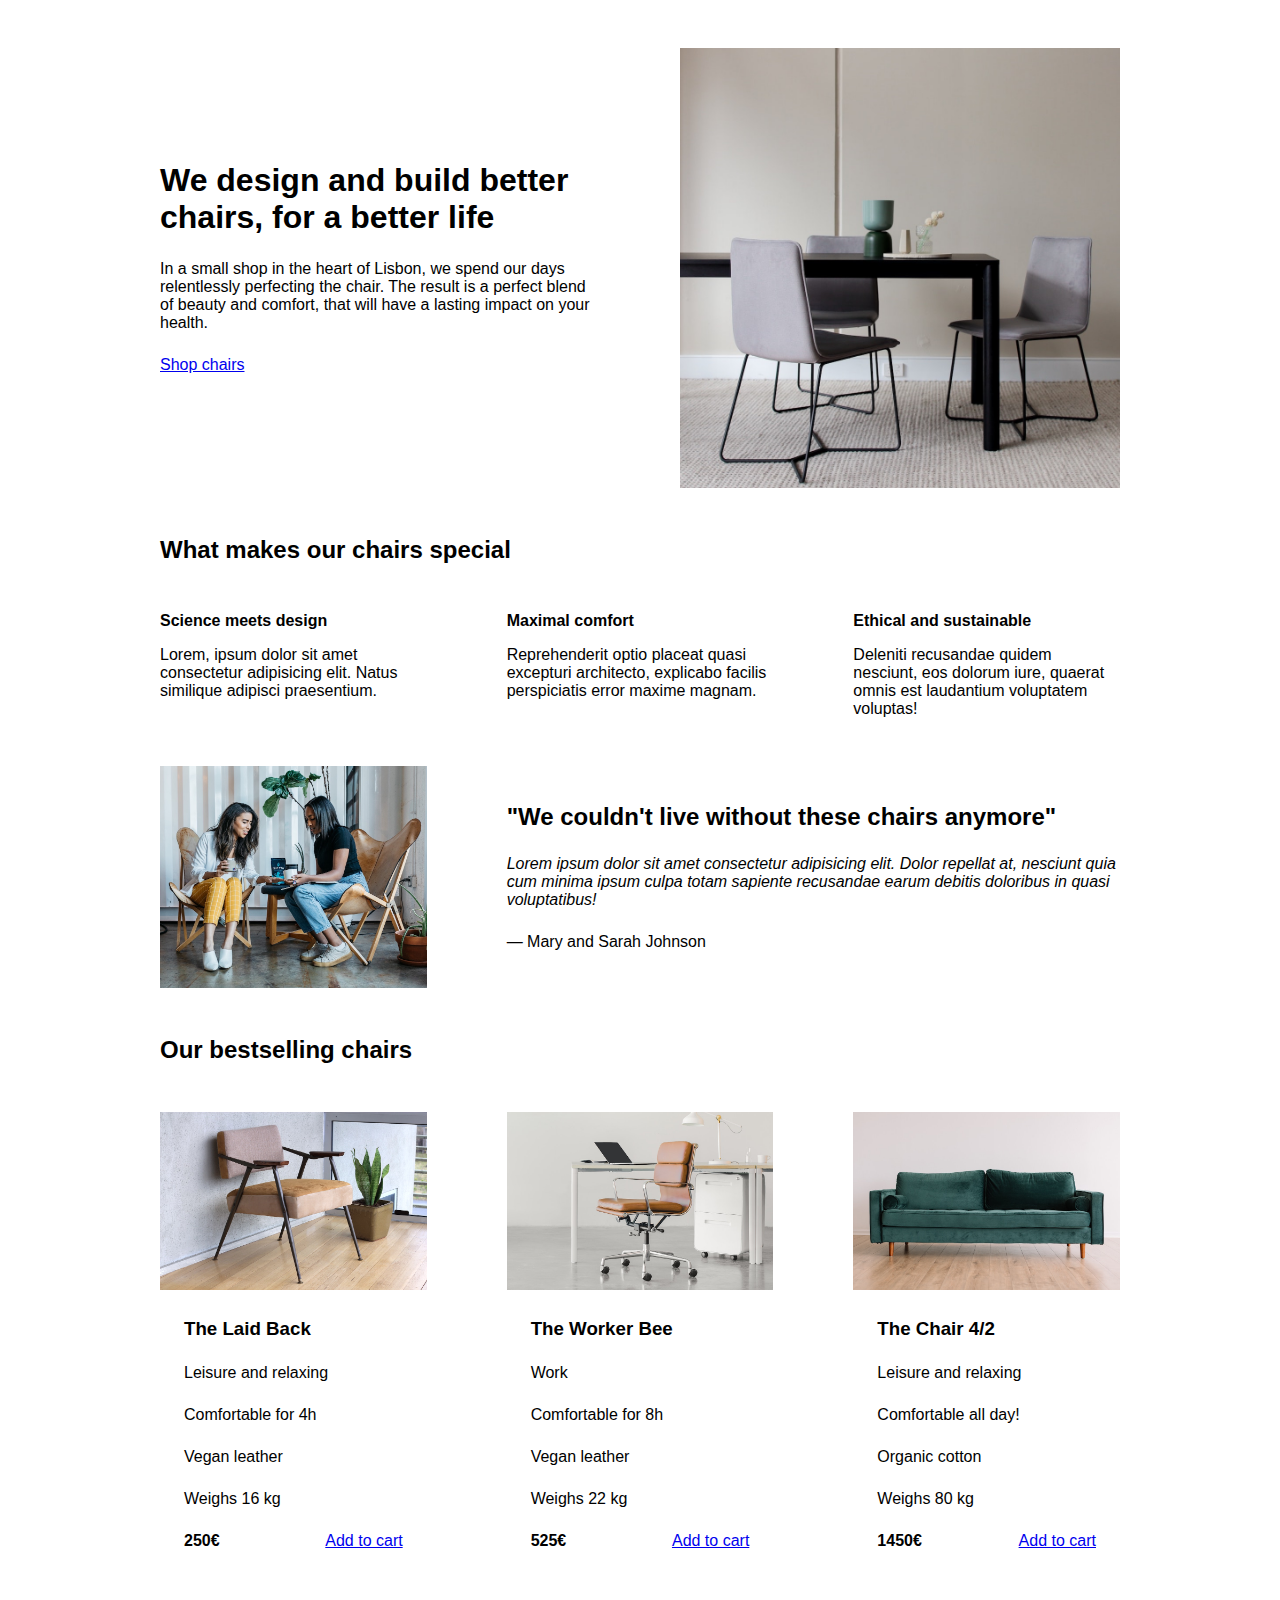
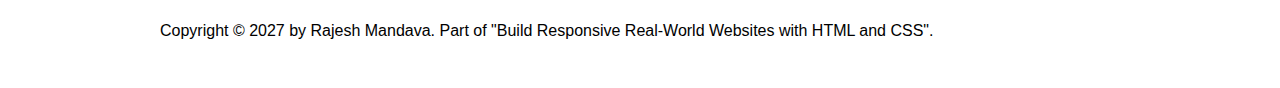
<file: 05-Design/index.html>
<!DOCTYPE html>
<html lang="en">
  <head>
    <meta charset="UTF-8" />
    <meta http-equiv="X-UA-Compatible" content="IE=edge" />
    <meta name="viewport" content="width=device-width, initial-scale=1.0" />

    <link rel="stylesheet" href="style.css" />
    <title>Lisbon Chair Shop</title>
  </head>
  <body>
    <div class="container">
      <header>
        <div class="header-text-box">
          <h1>We design and build better chairs, for a better life</h1>
          <p class="header-text">
            In a small shop in the heart of Lisbon, we spend our days
            relentlessly perfecting the chair. The result is a perfect blend of
            beauty and comfort, that will have a lasting impact on your health.
          </p>
          <a class="btn btn--big" href="#">Shop chairs</a>
        </div>
        <img src="img/hero.jpg" alt="Photo" />
      </header>

      <section>
        <h2>What makes our chairs special</h2>
        <div class="grid-3-cols">
          <div>
            <p class="features-title"><strong>Science meets design</strong></p>
            <p class="features-text">
              Lorem, ipsum dolor sit amet consectetur adipisicing elit. Natus
              similique adipisci praesentium.
            </p>
          </div>

          <div>
            <p class="features-title">
              <strong>Maximal comfort</strong>
            </p>
            <p class="features-text">
              Reprehenderit optio placeat quasi excepturi architecto, explicabo
              facilis perspiciatis error maxime magnam.
            </p>
          </div>

          <div>
            <p class="features-title">
              <strong>Ethical and sustainable</strong>
            </p>
            <p class="features-text">
              Deleniti recusandae quidem nesciunt, eos dolorum iure, quaerat
              omnis est laudantium voluptatem voluptas!
            </p>
          </div>
        </div>
      </section>

      <section class="testimonial-section">
        <div class="grid-3-cols">
          <img src="img/customers.jpg" alt="People sitting on chairs" />
          <div class="testimonial-box">
            <h2>"We couldn't live without these chairs anymore"</h2>
            <blockquote class="testimonial-text">
              Lorem ipsum dolor sit amet consectetur adipisicing elit. Dolor
              repellat at, nesciunt quia cum minima ipsum culpa totam sapiente
              recusandae earum debitis doloribus in quasi voluptatibus!
            </blockquote>
            <p class="testimonial-author">&mdash; Mary and Sarah Johnson</p>
          </div>
        </div>
      </section>

      <section>
        <h2>Our bestselling chairs</h2>
        <div class="grid-3-cols">
          <figure class="chair">
            <img src="img/chair-1.jpg" alt="Chair" />
            <div class="chair-box">
              <h3>The Laid Back</h3>
              <ul class="chair-details">
                <li>
                  <!-- Span is a generic INLINE text element, it doesn't have any meaning. It's like a div element, but inline -->
                  <span>Leisure and relaxing</span>
                </li>
                <li>
                  <span>Comfortable for 4h</span>
                </li>
                <li>
                  <span>Vegan leather</span>
                </li>
                <li>
                  <span>Weighs 16 kg</span>
                </li>
              </ul>
              <div class="chair-price">
                <strong>250€</strong>
                <a href="#" class="btn btn--small">Add to cart</a>
              </div>
            </div>
          </figure>

          <figure class="chair">
            <img src="img/chair-2.jpg" alt="Chair" />
            <div class="chair-box">
              <h3>The Worker Bee</h3>
              <ul class="chair-details">
                <li>
                  <span>Work</span>
                </li>
                <li>
                  <span>Comfortable for 8h</span>
                </li>
                <li>
                  <span>Vegan leather</span>
                </li>
                <li>
                  <span>Weighs 22 kg</span>
                </li>
              </ul>
              <div class="chair-price">
                <strong>525€</strong>
                <a href="#" class="btn btn--small">Add to cart</a>
              </div>
            </div>
          </figure>

          <figure class="chair">
            <img src="img/chair-3.jpg" alt="Chair" />
            <div class="chair-box">
              <h3>The Chair 4/2</h3>
              <ul class="chair-details">
                <li>
                  <span>Leisure and relaxing</span>
                </li>
                <li>
                  <span>Comfortable all day!</span>
                </li>
                <li>
                  <span>Organic cotton</span>
                </li>
                <li>
                  <span>Weighs 80 kg</span>
                </li>
              </ul>
              <div class="chair-price">
                <strong>1450€</strong>
                <a href="#" class="btn btn--small">Add to cart</a>
              </div>
            </div>
          </figure>
        </div>
      </section>

      <footer>
        Copyright &copy; 2027 by Rajesh Mandava. Part of "Build Responsive
        Real-World Websites with HTML and CSS".
      </footer>
    </div>
  </body>
</html>
</file>
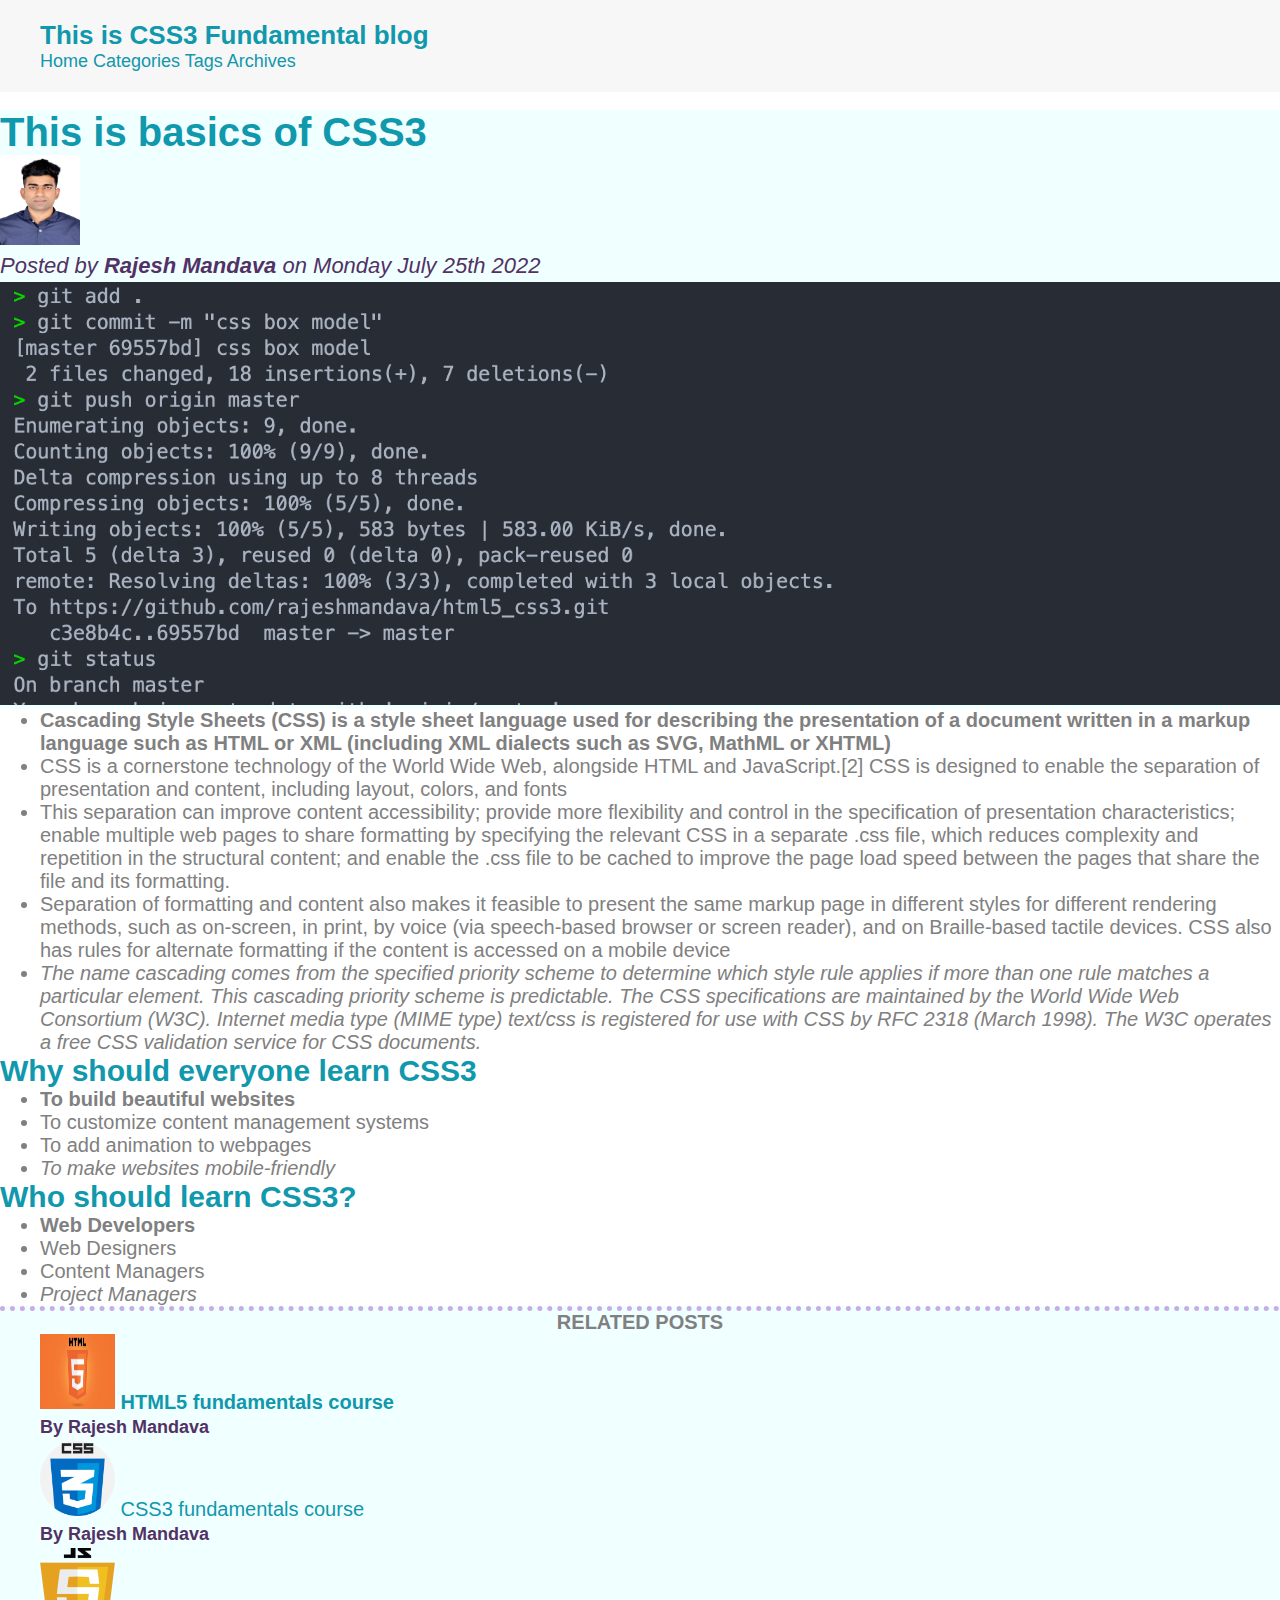
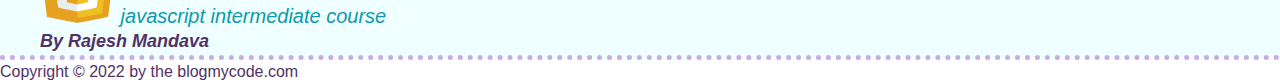
<file: CSS Fundamentals/index.html>
<!DOCTYPE html>
<html>
  <head>
    <title>This is demo of HTML5 and CSS3 Learning</title>
    <link rel="stylesheet" href="style.css" />
  </head>

  <body>
    <header class="main-header">
      <h1>This is CSS3 Fundamental blog</h1>
      <nav>
        <a href="index.html">Home</a>
        <a href="categories.html">Categories</a>
        <a href="tags.html">Tags</a>
        <a href="archives.html">Archives</a>
      </nav>
    </header>

    <br />
    <header>
      <h2>This is basics of CSS3</h2>
      <img src="img/passport.jpg" alt="Rajesh image" width="80" height="90" />
      <p id="author">
        Posted by <b>Rajesh Mandava</b> on Monday July 25th 2022
      </p>
      <img
        class="post-pic"
        src="img/coding.png"
        alt="coding pic"
        width="900"
        height="480"
      />
    </header>

    <ul class="related-css">
      <li>
        Cascading Style Sheets (CSS) is a style sheet language used for
        describing the presentation of a document written in a markup language
        such as HTML or XML (including XML dialects such as SVG, MathML or
        XHTML)
      </li>
      <li>
        CSS is a cornerstone technology of the World Wide Web, alongside HTML
        and JavaScript.[2] CSS is designed to enable the separation of
        presentation and content, including layout, colors, and fonts
      </li>
      <li>
        This separation can improve content accessibility; provide more
        flexibility and control in the specification of presentation
        characteristics; enable multiple web pages to share formatting by
        specifying the relevant CSS in a separate .css file, which reduces
        complexity and repetition in the structural content; and enable the .css
        file to be cached to improve the page load speed between the pages that
        share the file and its formatting.
      </li>
      <li>
        Separation of formatting and content also makes it feasible to present
        the same markup page in different styles for different rendering
        methods, such as on-screen, in print, by voice (via speech-based browser
        or screen reader), and on Braille-based tactile devices. CSS also has
        rules for alternate formatting if the content is accessed on a mobile
        device
      </li>
      <li>
        The name cascading comes from the specified priority scheme to determine
        which style rule applies if more than one rule matches a particular
        element. This cascading priority scheme is predictable. The CSS
        specifications are maintained by the World Wide Web Consortium (W3C).
        Internet media type (MIME type) text/css is registered for use with CSS
        by RFC 2318 (March 1998). The W3C operates a free CSS validation service
        for CSS documents.
      </li>
    </ul>

    <h3>Why should everyone learn CSS3</h3>
    <ul>
      <li class="first-li">To build beautiful websites</li>
      <li>To customize content management systems</li>
      <li>To add animation to webpages</li>
      <li>To make websites mobile-friendly</li>
    </ul>
    <h3>Who should learn CSS3?</h3>
    <ul>
      <li class="first-li">Web Developers</li>
      <li>Web Designers</li>
      <li>Content Managers</li>
      <li>Project Managers</li>
    </ul>

    <aside>
      <h4>Related posts</h4>

      <ul class="related-course">
        <li>
          <img src="img/html5.jpeg" alt="html5 image" width="75" height="75" />
          <a href="#">HTML5 fundamentals course</a>
          <p class="related-author">By Rajesh Mandava</p>
        </li>
        <li>
          <img src="img/css.png" alt="CSS3 image" width="75" height="75" />
          <a href="#">CSS3 fundamentals course</a>
          <p class="related-author">By Rajesh Mandava</p>
        </li>
        <li>
          <img
            src="img/javascript.png"
            alt="javascript image"
            width="75"
            height="75"
          />
          <a href="#">javascript intermediate course</a>
          <p class="related-author">By Rajesh Mandava</p>
        </li>
      </ul>
    </aside>

    <footer>
      <p id="copyright" class="copyright text">
        Copyright &copy; 2022 by the blogmycode.com
      </p>
    </footer>
  </body>
</html>
</file>
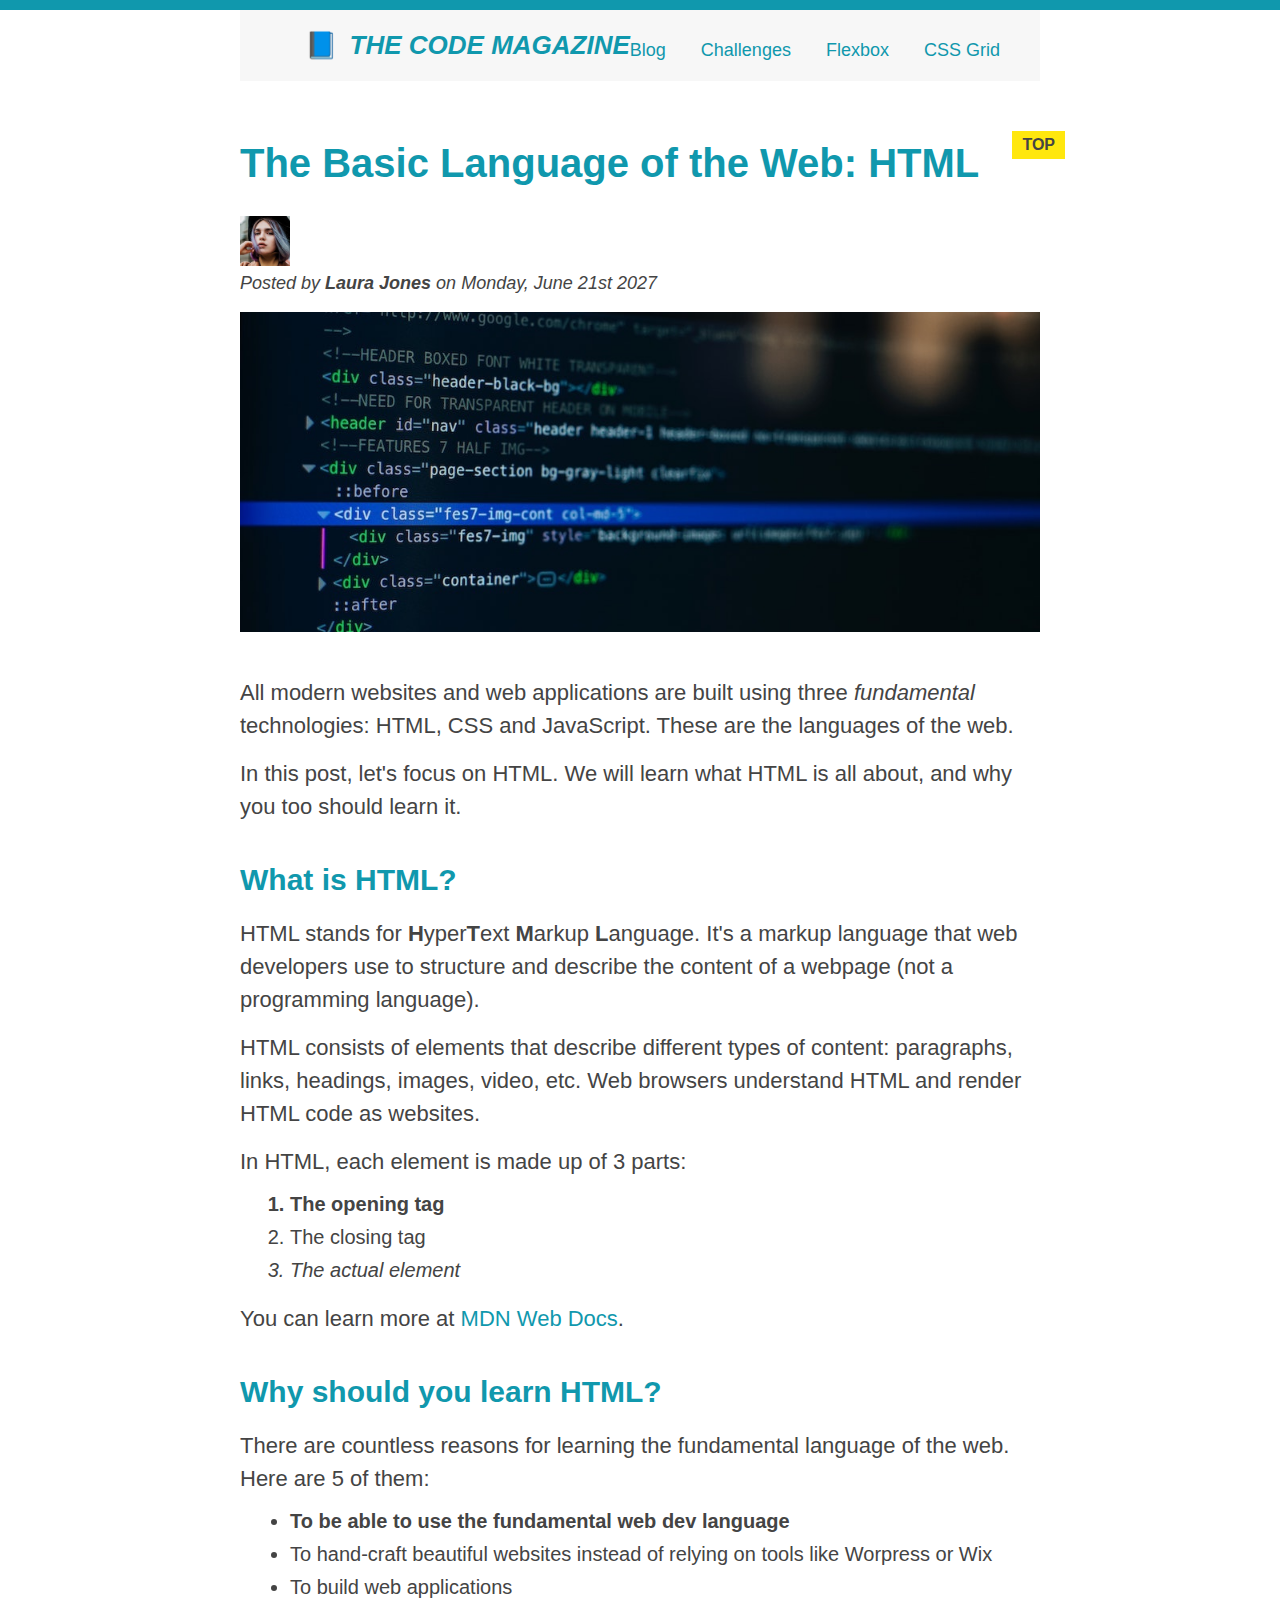
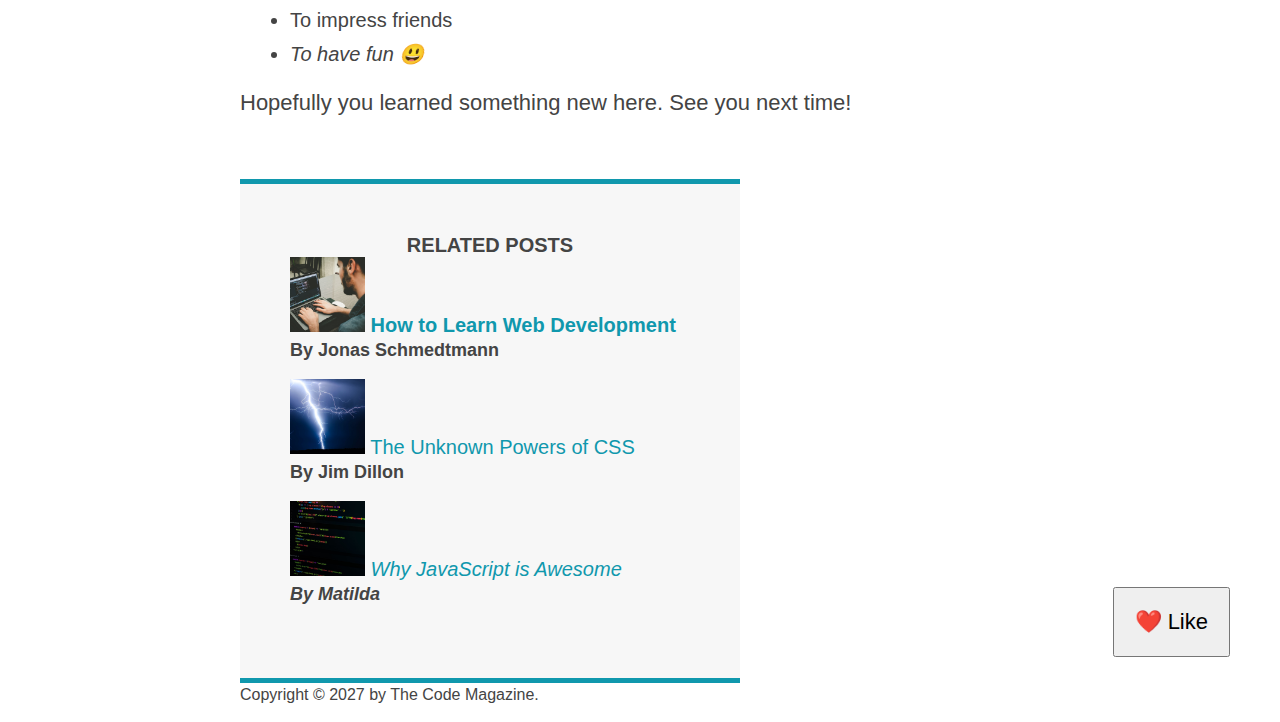
<file: CSS-Layouts/index.html>
<!DOCTYPE html>
<html lang="en">
  <head>
    <meta charset="UTF-8" />
    <link href="style.css" rel="stylesheet" />

    <title>The Basic Language of the Web: HTML</title>
  </head>

  <body>
    <!--
    <h1>The Basic Language of the Web: HTML</h1>
    <h2>The Basic Language of the Web: HTML</h2>
    <h3>The Basic Language of the Web: HTML</h3>
    <h4>The Basic Language of the Web: HTML</h4>
    <h5>The Basic Language of the Web: HTML</h5>
    <h6>The Basic Language of the Web: HTML</h6>
    -->

    <div class="container">
      <header class="main-header">
        <h1>📘 The Code Magazine</h1>

        <nav>
          <!-- <strong>This is the navigation</strong> -->
          <a href="blog.html">Blog</a>
          <a href="#">Challenges</a>
          <a href="#">Flexbox</a>
          <a href="#">CSS Grid</a>
        </nav>
      </header>

      <article>
        <header class="post-header">
          <h2>The Basic Language of the Web: HTML</h2>

          <img
            src="img/laura-jones.jpeg"
            alt="Headshot of Laura Jones"
            height="50"
            width="50"
          />

          <p id="author">
            Posted by <strong>Laura Jones</strong> on Monday, June 21st 2027
          </p>

          <img
            src="img/post-img.jpeg"
            alt="HTML code on a screen"
            width="500"
            height="200"
            class="post-img"
          />
          <button>❤️ Like</button>
        </header>

        <p>
          All modern websites and web applications are built using three
          <em>fundamental</em>
          technologies: HTML, CSS and JavaScript. These are the languages of the
          web.
        </p>

        <p>
          In this post, let's focus on HTML. We will learn what HTML is all
          about, and why you too should learn it.
        </p>

        <h3>What is HTML?</h3>
        <p>
          HTML stands for <strong>H</strong>yper<strong>T</strong>ext
          <strong>M</strong>arkup <strong>L</strong>anguage. It's a markup
          language that web developers use to structure and describe the content
          of a webpage (not a programming language).
        </p>
        <p>
          HTML consists of elements that describe different types of content:
          paragraphs, links, headings, images, video, etc. Web browsers
          understand HTML and render HTML code as websites.
        </p>
        <p>In HTML, each element is made up of 3 parts:</p>

        <ol>
          <li class="first-li">The opening tag</li>
          <li>The closing tag</li>
          <li>The actual element</li>
        </ol>

        <p>
          You can learn more at
          <a
            href="https://developer.mozilla.org/en-US/docs/Web/HTML"
            target="_blank"
            >MDN Web Docs</a
          >.
        </p>

        <h3>Why should you learn HTML?</h3>

        <p>
          There are countless reasons for learning the fundamental language of
          the web. Here are 5 of them:
        </p>

        <ul>
          <li class="first-li">
            To be able to use the fundamental web dev language
          </li>
          <li>
            To hand-craft beautiful websites instead of relying on tools like
            Worpress or Wix
          </li>
          <li>To build web applications</li>
          <li>To impress friends</li>
          <li>To have fun 😃</li>
        </ul>

        <p>Hopefully you learned something new here. See you next time!</p>
      </article>

      <aside>
        <h4>Related posts</h4>

        <ul class="related">
          <li>
            <img
              src="img/related-1.jpeg"
              alt="Person programming"
              width="75"
              height="75"
            />
            <a href="#">How to Learn Web Development</a>
            <p class="related-author">By Jonas Schmedtmann</p>
          </li>
          <li>
            <img
              src="img/related-2.jpeg"
              alt="Lightning"
              width="75"
              height="75"
            />
            <a href="#">The Unknown Powers of CSS</a>
            <p class="related-author">By Jim Dillon</p>
          </li>
          <li>
            <img
              src="img/related-3.jpeg"
              alt="JavaScript code on a screen"
              width="75"
              height="75"
            />
            <a href="#">Why JavaScript is Awesome</a>
            <p class="related-author">By Matilda</p>
          </li>
        </ul>
      </aside>

      <footer>
        <p id="copyright" class="copyright text">
          Copyright &copy; 2027 by The Code Magazine.
        </p>
      </footer>
    </div>
  </body>
</html>
</file>
<file: 05-Design/style.css>
/*
SPACING SYSTEM (px)
2 / 4 / 8 / 12 / 16 / 24 / 32 / 48 / 64 / 80 / 96 / 128

FONT SIZE SYSTEM (px)
10 / 12 / 14 / 16 / 18 / 20 / 24 / 30 / 36 / 44 / 52 / 62 / 74 / 86 / 98
*/

* {
  margin: 0;
  padding: 0;
  box-sizing: border-box;
}

/* ------------------------ */
/* GENERAL STYLES */
/* ------------------------ */
body {
  font-family: sans-serif;
}

.container {
  width: 960px;
  margin: 0 auto;
}

header,
section {
  margin-bottom: 48px;
}

h2 {
  margin-bottom: 48px;
}

.grid-3-cols {
  display: grid;
  grid-template-columns: repeat(3, 1fr);
  column-gap: 80px;
}

/* ------------------------ */
/* COMPONENT STYLES */
/* ------------------------ */

/* HEADER */
header {
  display: grid;
  grid-template-columns: repeat(2, 1fr);
  column-gap: 80px;
  margin-top: 48px;
}

.header-text-box {
  align-self: center;
}

h1 {
  margin-bottom: 24px;
}

.header-text {
  margin-bottom: 24px;
}

img {
  width: 100%;
}

/* FEATURES */
.features-icon {
}

.features-title {
  margin-bottom: 16px;
}

.features-text {
}

/* TESTIMONIAL */
.testimonial-section {
}

.testimonial-box {
  grid-column: 2 / -1;
  align-self: center;
}

.testimonial-box h2 {
  margin-bottom: 24px;
}

.testimonial-text {
  font-style: italic;
  margin-bottom: 24px;
}

/* CHAIRS */
.chair-box {
  padding: 24px;
}

h3 {
  margin-bottom: 24px;
}

.chair-details {
  list-style: none;
  margin-bottom: 24px;
}

.chair-details li {
  display: flex;
  align-items: center;
  gap: 12px;
  margin-bottom: 24px;
}

.chair-details li:last-child {
  margin-bottom: 0;
}

.chair-icon {
}

.chair-price {
  display: flex;
  justify-content: space-between;
}

footer {
  margin-bottom: 48px;
}
</file>
<file: CSS Fundamentals/style.css>
* {
  font-display: inherit;
  /* color: bisque; */
  margin: 0;
  padding: 10;
}

body {
  color: #444;
  font-family: sans-serif;
  color: grey;
  margin: 0;
}
.main-header {
  background-color: #f7f7f7;
  padding: 20px 40px;
}

.post-pic {
  height: auto;
  width: 100%;
}

h1,
h2,
h3 {
  color: #1098ad;
}

h1 {
  font-size: 26px;
  text-transform: none;
  font-style: none;
  /* color: rgb(4, 164, 164); */
}

h2 {
  font-size: 40px;
  text-transform: none;
  font-style: none;
  /* color: rgb(17, 109, 188); */
}

h3 {
  font-size: 30px;
  /* color: black; */
}
h4 {
  font-size: 20px;
  text-transform: uppercase;
  text-align: center;
  /* color: blueviolet; */
}

p {
  font-size: 20px;
  line-height: 1.5;
  color: rgb(82, 50, 100);
}

li {
  /* color: rgb(0, 124, 190); */
  font-size: 20px;
}

/* footer p {
  font-size: 14px;
} */

/* header p {
  font-style: italic;
} */

#author {
  font-style: italic;
  font-size: 22px;
}

#copyright {
  font-size: 16px;
}

.related-author {
  font-size: 18px;
  font-weight: bold;
}

.related-course {
  list-style: none;
  color: rgb(69, 69, 69);
}

header {
  background-color: azure;
}

aside {
  background-color: azure;
  border-top: 5px dotted rgb(201, 171, 230);
  border-bottom: 5px dotted rgb(201, 171, 230);
}

.related-css {
  /* border: 3px rgb(126, 213, 213); */
  /* padding: 10px; */
}

/* .first-li {
  font-weight: bold;
  color: red;
} */

li:first-child {
  font-weight: bold;
  /* color: rgb(2, 95, 64); */
}
li:last-child {
  font-style: italic;
  /* color: rgb(115, 70, 3); */
}

li:nth-child(odd) {
  /* color: rgb(112, 8, 100); */
}

a:link {
  color: #1098ad;
  text-decoration: none;
}

a:visited {
  color: #1098ad;
}

a:hover {
  color: orangered;
  font-weight: bold;
  text-decoration: underline orange;
}

a:active {
  background-color: black;
  font-style: italic;
}

/* #copyright {
  color: blue;
}

.text {
  color: green;
}

.copyright {
  color: red;
}

footer p {
  color: yellow;
} */

nav {
  font-size: 18px;
}
</file>
<file: CSS-Layouts/style.css>
* {
  /* border-top: 10px solid #1098ad; */
  margin: 0;
  padding: 0;
  width: 1200;
}

/* PAGE SECTIONS */
body {
  color: #444;
  font-family: sans-serif;

  border-top: 10px solid #1098ad;
  position: relative;
}

.container {
  width: 800px;
  /* margin-left: auto;
  margin-right: auto; */
  margin: 0 auto;
}

.main-header {
  background-color: #f7f7f7;
  /* padding: 20px;
  padding-left: 40px;
  padding-right: 40px; */
  padding: 20px 40px;
  margin-bottom: 60px;
  /* height: 80px; */
}

nav {
  font-size: 18px;
  /* text-align: center; */
}

article {
  margin-bottom: 60px;
}

.post-header {
  margin-bottom: 40px;
  /* position: relative; */
}

aside {
  background-color: #f7f7f7;
  border-top: 5px solid #1098ad;
  border-bottom: 5px solid #1098ad;
  /* padding-top: 50px;
  padding-bottom: 50px; */
  padding: 50px 0;
  width: 500px;
}

/* SMALLER ELEMENTS */
h1,
h2,
h3 {
  color: #1098ad;
}

h1 {
  font-size: 26px;
  text-transform: uppercase;
  font-style: italic;
}

h2 {
  font-size: 40px;
  margin-bottom: 30px;
}

h3 {
  font-size: 30px;
  margin-bottom: 20px;
  margin-top: 40px;
}

h4 {
  font-size: 20px;
  text-transform: uppercase;
  text-align: center;
}

p {
  font-size: 22px;
  line-height: 1.5;
  margin-bottom: 15px;
}

ul,
ol {
  margin-left: 50px;
  margin-bottom: 20px;
}

li {
  font-size: 20px;
  margin-bottom: 10px;
  /* display: inline; */
}

li:last-child {
  margin-bottom: 0;
}

/* footer p {
  font-size: 16px;
} */

/* article header p {
  font-style: italic;
} */

#author {
  font-style: italic;
  font-size: 18px;
}

#copyright {
  font-size: 16px;
}

.related-author {
  font-size: 18px;
  font-weight: bold;
}

/* ul {
  list-style: none;
} */

.related {
  list-style: none;
}

body {
  /* background-color: orangered; */
}

/* .first-li {
  font-weight: bold;
} */

li:first-child {
  font-weight: bold;
}

li:last-child {
  font-style: italic;
}

li:nth-child(even) {
  /* color: red; */
}

/* Misconception: this won't work! */
article p:first-child {
  color: red;
}

/* Styling links */
a:link {
  color: #1098ad;
  text-decoration: none;
}

a:visited {
  /* color: #777; */
  color: #1098ad;
}

a:hover {
  color: orangered;
  font-weight: bold;
  text-decoration: underline orangered;
}

a:active {
  background-color: black;
  font-style: italic;
}
/* LVHA */

.post-img {
  width: 100%;
  height: auto;
}

nav a:link {
  /* background-color: orangered;
  margin: 20px;
  padding: 20px;

  display: block; */

  margin-right: 30px;
  margin-top: 10px;
  display: inline-block;
}

nav a:link:last-child {
  margin-right: 0;
}

button {
  font-size: 22px;
  padding: 20px;
  cursor: pointer;

  position: absolute;
  /* top: 50px;
  left: 50px; */
  bottom: 50px;
  right: 50px;
}

h1::first-letter {
  font-style: normal;
  margin-right: 5px;
}

h3 + p::first-line {
  /* color: red; */
}

h2 {
  /* background-color: orange; */
  position: relative;
}

h2::before {
  content: "TOP";
  background-color: #ffe70e;
  color: #444;
  font-size: 16px;
  font-weight: bold;
  display: inline-block;
  padding: 5px 10px;
  position: absolute;
  top: -10px;
  right: -25px;
}

/* Resolving conflicts */
/* #copyright {
  color: red;
}

.copyright {
  color: blue;
}

.text {
  color: yellow;
}

footer p {
  color: green !important;
} */

/* nav a:link,
nav p {
  font-size: 18px;
} */

/* FLEXBOX */
.main-header {
  display: flex;
  align-items: center;
  justify-content: flex-end;
}
</file>
